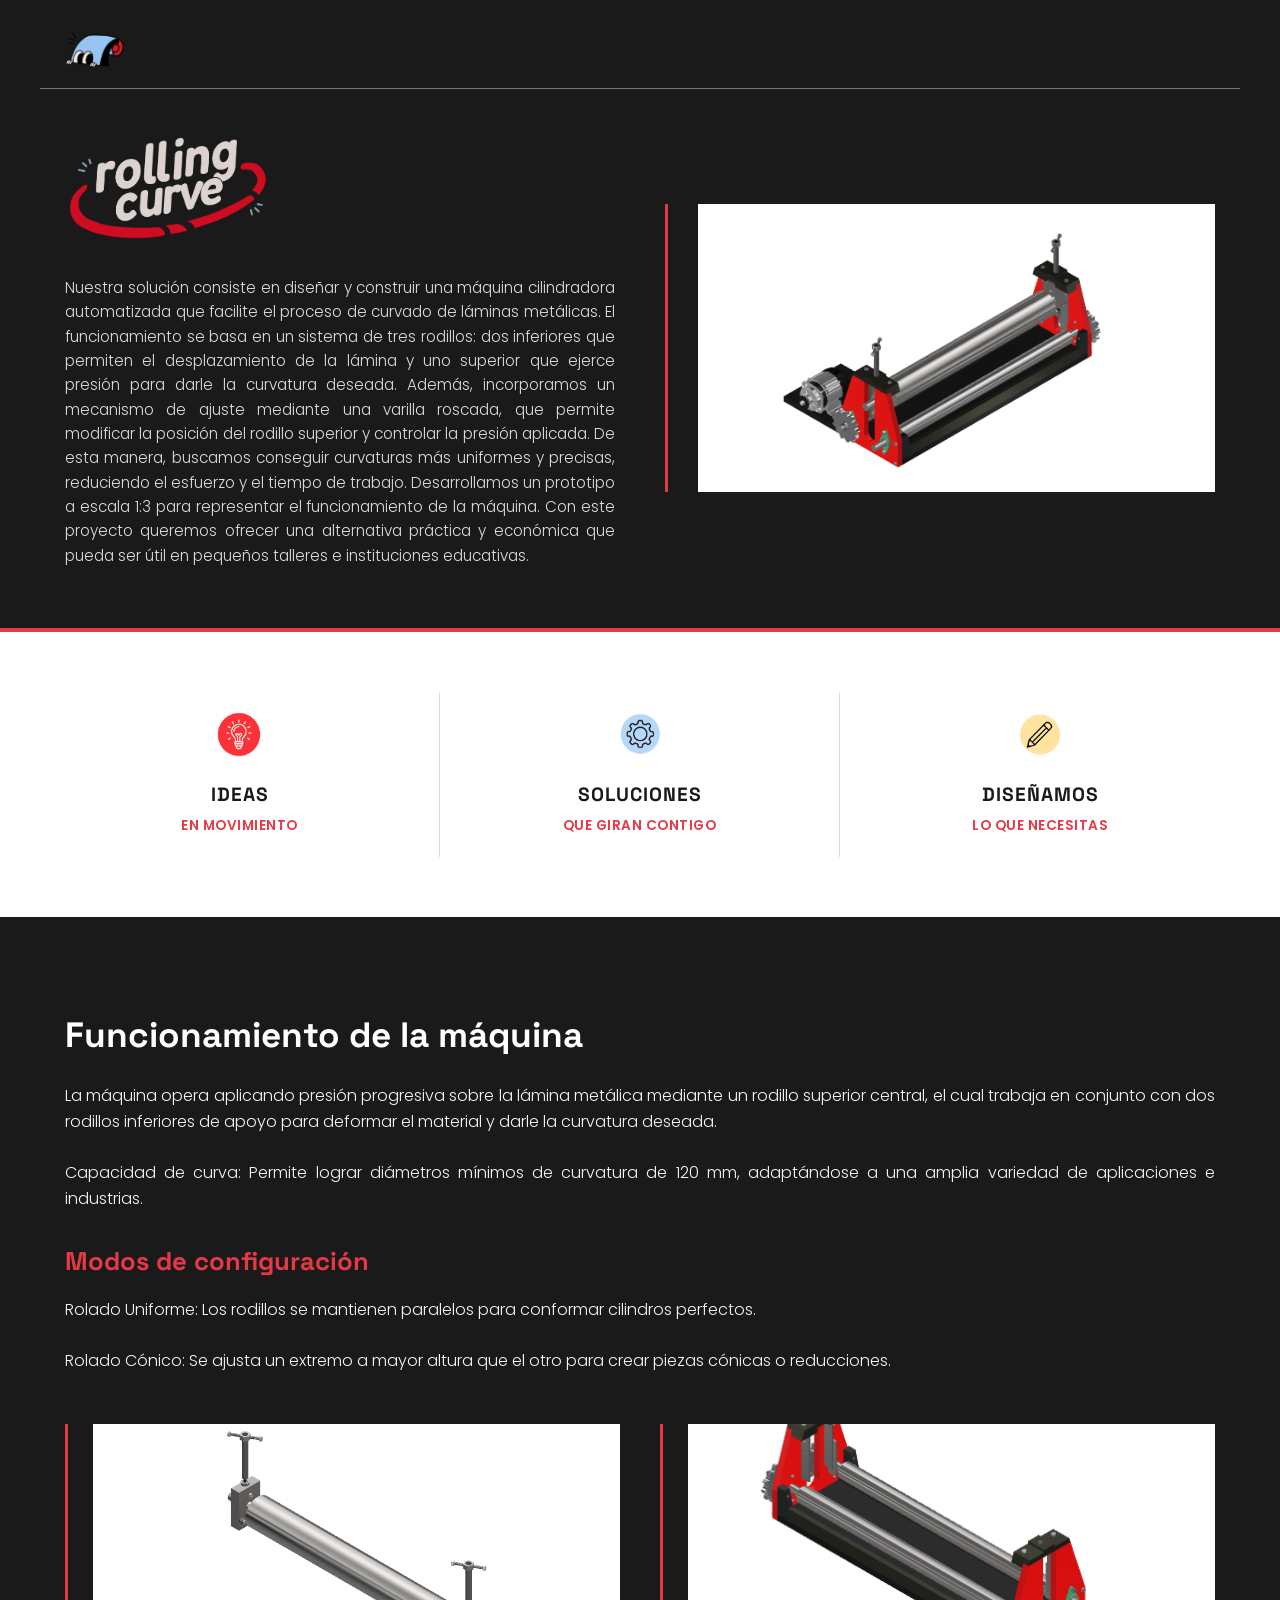
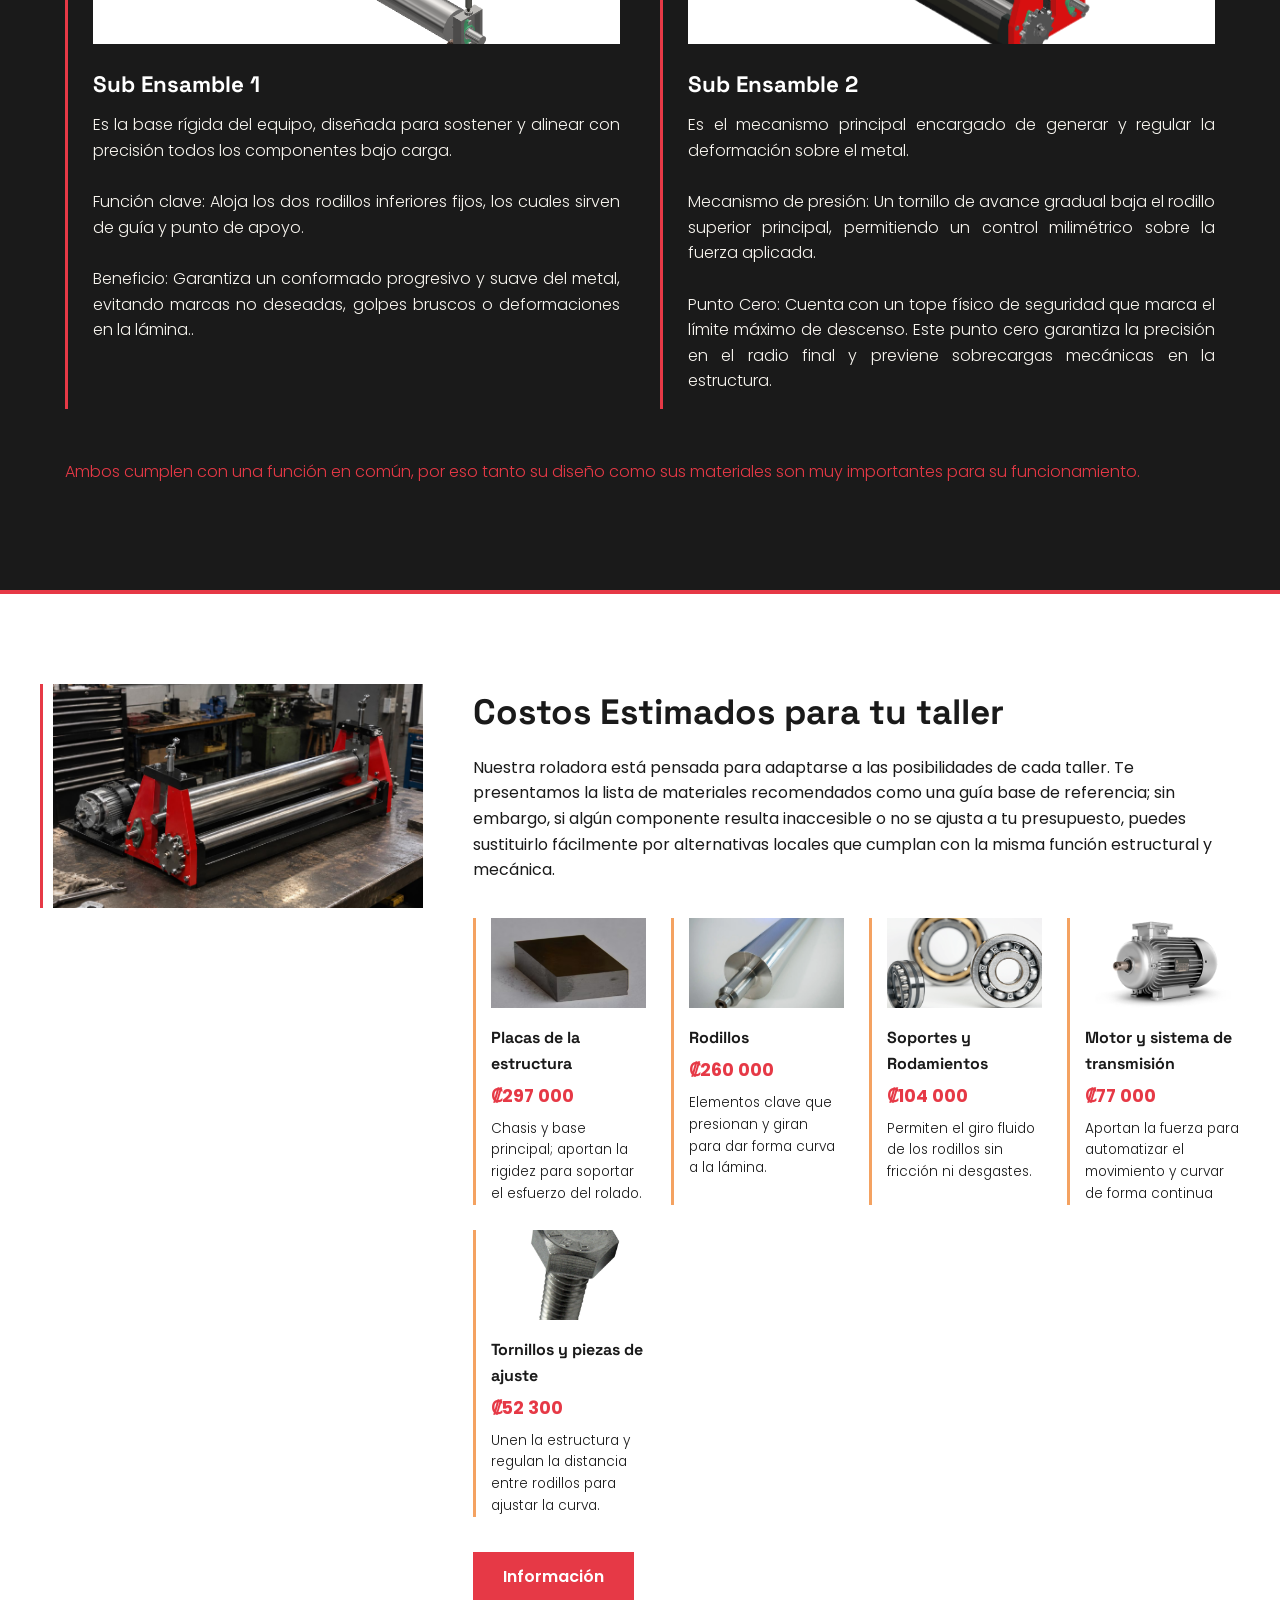
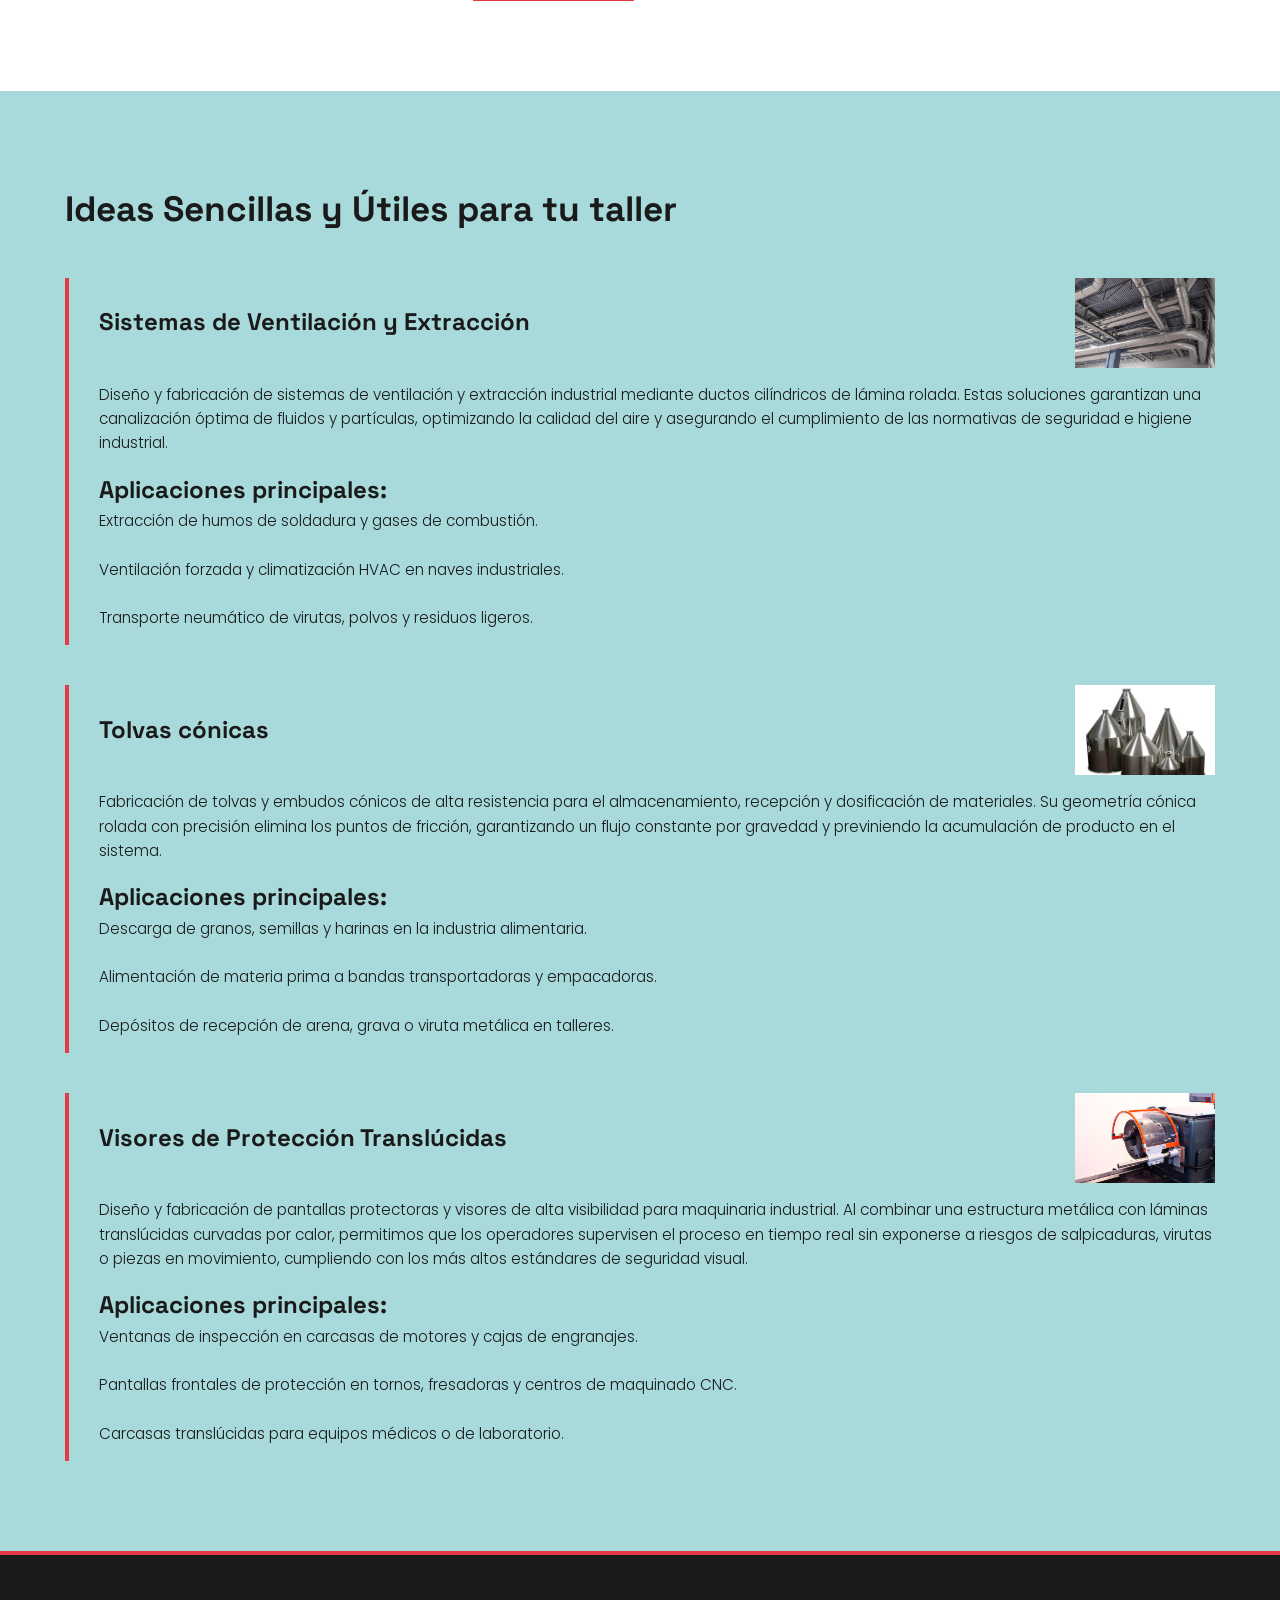
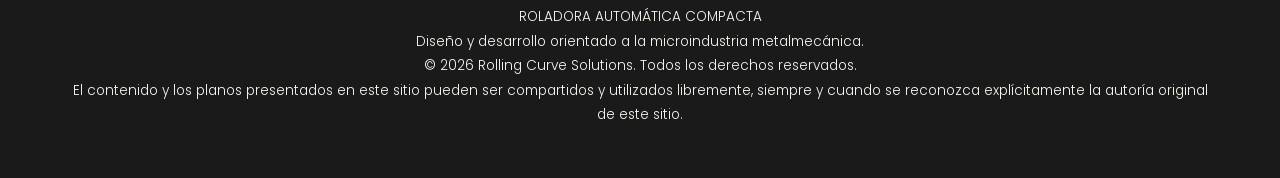
<file: PAGINA IA/index.html>
<!DOCTYPE html>
<html lang="es">
<head>
    <meta charset="UTF-8">
    <meta name="viewport" content="width=device-width, initial-scale=1.0"> 
    <title>Rolling Curve - Inicio</title>

    <link rel="preconnect" href="https://fonts.googleapis.com">
    <link rel="preconnect" href="https://fonts.gstatic.com" crossorigin>
    <link href="https://fonts.googleapis.com/css2?family=Poppins:wght@300;400;500;600;700&family=Space+Grotesk:wght@500;700&display=swap" rel="stylesheet">
    <link rel="stylesheet" href="styles.css" type="text/css">
</head>
<body>

    <header class="header">
        <div class="menu container">
            <div class="logo-btn" id="menu-toggle" style="cursor: pointer;">
                <img class="logo" src="img/mascota-escondida.png" alt="Mascota Rolling Curve">
            </div>

            <nav class="navbar" id="navbar-menu">
                <ul>
                    <li class="li"><a href="index.html">Inicio</a></li>
                    <li class="li"><a href="disenocad.zip" download="disenocad.zip">Planos</a></li>
                    <li class="li"><a href="manualdeuso.html">Manual de Seguridad</a></li>
                    <li class="li"><a href="preguntasfrecuentes.html">Dudas Frecuentes</a></li>
                </ul>
            </nav>
        </div>
        
        <div class="header-content container">
            <div class="header-text">
<h1 class="logo-title">
    <img src="img/logo blanco.png" alt="Rolling Curve Logo">
</h1>
                <p>Nuestra solución consiste en diseñar y construir una máquina cilindradora automatizada que facilite el proceso de curvado de láminas metálicas. El funcionamiento se basa en un sistema de tres rodillos: dos inferiores que permiten el desplazamiento de la lámina y uno superior que ejerce presión para darle la curvatura deseada. Además, incorporamos un mecanismo de ajuste mediante una varilla roscada, que permite modificar la posición del rodillo superior y controlar la presión aplicada. De esta manera, buscamos conseguir curvaturas más uniformes y precisas, reduciendo el esfuerzo y el tiempo de trabajo. Desarrollamos un prototipo a escala 1:3 para representar el funcionamiento de la máquina. Con este proyecto queremos ofrecer una alternativa práctica y económica que pueda ser útil en pequeños talleres e instituciones educativas.</p>
            </div>
            <div class="header-image-wrap">
                <img src="img/cad.completo.png" alt="Máquina CAD">
            </div>
        </div>
    </header>

    <section class="i-s-d container">
        <div class="idea-item">
            <img src="img/ideas.png" class="i" alt="Bombillo">
            <h4>IDEAS</h4>
            <p>EN MOVIMIENTO</p>
        </div>
        <div class="idea-item">
            <img src="img/soluciones.png" class="s" alt="Engranaje">
            <h5>SOLUCIONES</h5>
            <p>QUE GIRAN CONTIGO</p>
        </div>
        <div class="idea-item">
            <img src="img/diseñamos.png" class="d" alt="Lápiz">
            <h6>DISEÑAMOS</h6>
            <p>LO QUE NECESITAS</p>
        </div>
    </section>

    <main class="funcionamiento">
        <div class="funciones-content container">
            <h2>Funcionamiento de la máquina</h2>
            <p>La máquina opera aplicando presión progresiva sobre la lámina metálica mediante un rodillo superior central, el cual trabaja en conjunto con dos rodillos inferiores de apoyo para deformar el material y darle la curvatura deseada.

Capacidad de curva: Permite lograr diámetros mínimos de curvatura de 120 mm, adaptándose a una amplia variedad de aplicaciones e industrias.</p>
            
            <h3 class="section-subtitle">Modos de configuración</h3>
            <p>Rolado Uniforme: Los rodillos se mantienen paralelos para conformar cilindros perfectos.

Rolado Cónico: Se ajusta un extremo a mayor altura que el otro para crear piezas cónicas o reducciones.</p>

            <div class="funciones-group">
                <div class="mecanismo-box">
                    <img src="img/sub1.png" alt="Sub Ensamble 1">
                    <h3>Sub Ensamble 1</h3>
                    <p>Es la base rígida del equipo, diseñada para sostener y alinear con precisión todos los componentes bajo carga.

Función clave: Aloja los dos rodillos inferiores fijos, los cuales sirven de guía y punto de apoyo.

Beneficio: Garantiza un conformado progresivo y suave del metal, evitando marcas no deseadas, golpes bruscos o deformaciones en la lámina..</p>
                </div>
                <div class="mecanismo-box">
                    <img src="img/sub2.png" alt="Sub Ensamble 2">
                    <h3>Sub Ensamble 2</h3>
                    <p>Es el mecanismo principal encargado de generar y regular la deformación sobre el metal.

Mecanismo de presión: Un tornillo de avance gradual baja el rodillo superior principal, permitiendo un control milimétrico sobre la fuerza aplicada.

Punto Cero: Cuenta con un tope físico de seguridad que marca el límite máximo de descenso. Este punto cero garantiza la precisión en el radio final y previene sobrecargas mecánicas en la estructura.</p>
                </div>
            </div>
            <p class="note-center">Ambos cumplen con una función en común, por eso tanto su diseño como sus materiales son muy importantes para su funcionamiento.</p>
        </div>
    </main>

    <section class="encabezado container">
        <div class="materials-layout">
            <img class="materials-img" src="img/materiales.jpeg" alt="Materiales">
            <div class="materials-content">
               <h2>Costos Estimados para tu taller</h2>
               <p>Nuestra roladora está pensada para adaptarse a las posibilidades de cada taller. Te presentamos la lista de materiales recomendados como una guía base de referencia; sin embargo, si algún componente resulta inaccesible o no se ajusta a tu presupuesto, puedes sustituirlo fácilmente por alternativas locales que cumplan con la misma función estructural y mecánica.</p> 

               <div class="materials-grid">
                    <div class="m1">
                        <img src="img/placa.avif" alt="Material 1">
                        <h3>Placas de la estructura</h3>
                        <p class="price">₡297 000</p>
                        <p>Chasis y base principal; aportan la rigidez para soportar el esfuerzo del rolado.</p>
                    </div>
                    <div class="m1">
                        <img src="img/rodillos.webp" alt="Material 2">
                        <h3>Rodillos</h3>
                        <p class="price">₡260 000</p>
                        <p>Elementos clave que presionan y giran para dar forma curva a la lámina.</p>
                    </div>
                    <div class="m1">
                        <img src="img/rodamientos.png" alt="Material 3">
                        <h3>Soportes y Rodamientos</h3>
                        <p class="price">₡104 000</p>
                        <p>Permiten el giro fluido de los rodillos sin fricción ni desgastes.</p>
                    </div>
                    <div class="m1">
                        <img src="img/motor.png" alt="Material 4">
                        <h3>Motor y sistema de transmisión</h3>
                        <p class="price">₡77 000</p>
                        <p>Aportan la fuerza para automatizar el movimiento y curvar de forma continua</p>
                    </div>
                    <div class="m1">
                        <img src="img/tornillo.jpg" alt="Material 5">
                        <h3>Tornillos y piezas de ajuste</h3>
                        <p class="price">₡52 300</p>
                        <p>Unen la estructura y regulan la distancia entre rodillos para ajustar la curva.</p>
                    </div>
               </div>
                <a href="https://acerosespeciales.net/" class="btn-1" target="_blank" rel="noopener noreferrer">Información</a>
            </div>
        </div>
    </section>

    <section class="ideas">
        <div class="container">
            <h2>Ideas Sencillas y Útiles para tu taller</h2>
            <div class="ideas-grid">
                <div class="idea-card">
                    <div class="idea-header-flex">
                        <h3>Sistemas de Ventilación y Extracción</h3>
                        <img src="img/idea1.jpg" alt="Idea 1" class="idea-inline-img">
                    </div>
                    <p>Diseño y fabricación de sistemas de ventilación y extracción industrial mediante ductos cilíndricos de lámina rolada. Estas soluciones garantizan una canalización óptima de fluidos y partículas, optimizando la calidad del aire y asegurando el cumplimiento de las normativas de seguridad e higiene industrial.</p>
                    <h3>Aplicaciones principales:</h3>
                    <p>Extracción de humos de soldadura y gases de combustión.

Ventilación forzada y climatización HVAC en naves industriales.

Transporte neumático de virutas, polvos y residuos ligeros.</p>
                </div>

                <div class="idea-card">
                    <div class="idea-header-flex">
                        <h3>Tolvas cónicas</h3>
                        <img src="img/idea2.avif" alt="Idea 2" class="idea-inline-img">
                    </div>
                    <p>Fabricación de tolvas y embudos cónicos de alta resistencia para el almacenamiento, recepción y dosificación de materiales. Su geometría cónica rolada con precisión elimina los puntos de fricción, garantizando un flujo constante por gravedad y previniendo la acumulación de producto en el sistema.</p>
                    <h3>Aplicaciones principales:</h3>
                    <p>Descarga de granos, semillas y harinas en la industria alimentaria.

Alimentación de materia prima a bandas transportadoras y empacadoras.

Depósitos de recepción de arena, grava o viruta metálica en talleres.</p>
                </div>

                <div class="idea-card">
                    <div class="idea-header-flex">
                        <h3>Visores de Protección Translúcidas</h3>
                        <img src="img/idea3.jpg" alt="Idea 3" class="idea-inline-img">
                    </div>
                    <p>Diseño y fabricación de pantallas protectoras y visores de alta visibilidad para maquinaria industrial. Al combinar una estructura metálica con láminas translúcidas curvadas por calor, permitimos que los operadores supervisen el proceso en tiempo real sin exponerse a riesgos de salpicaduras, virutas o piezas en movimiento, cumpliendo con los más altos estándares de seguridad visual.</p>
                    <h3>Aplicaciones principales:</h3>
                    <p>Ventanas de inspección en carcasas de motores y cajas de engranajes.

Pantallas frontales de protección en tornos, fresadoras y centros de maquinado CNC.

Carcasas translúcidas para equipos médicos o de laboratorio.</p>
                </div>
            </div>
        </div>
    </section>

    <footer class="footer">
        <div class="footer-content container">
            <p>ROLADORA AUTOMÁTICA COMPACTA<br>
            Diseño y desarrollo orientado a la microindustria metalmecánica.<br>
            © 2026 Rolling Curve Solutions. Todos los derechos reservados.<br>
            El contenido y los planos presentados en este sitio pueden ser compartidos y utilizados libremente, siempre y cuando se reconozca explícitamente la autoría original de este sitio.</p>
        </div>
    </footer>

    <script>
        const menuToggle = document.getElementById('menu-toggle');
        const navbarMenu = document.getElementById('navbar-menu');

        menuToggle.addEventListener('click', (e) => {
            e.stopPropagation();
            navbarMenu.classList.toggle('active');
        });

        document.addEventListener('click', (e) => {
            if (!navbarMenu.contains(e.target) && !menuToggle.contains(e.target)) {
                navbarMenu.classList.remove('active');
            }
        });
    </script>
</body>
</html>
</file>
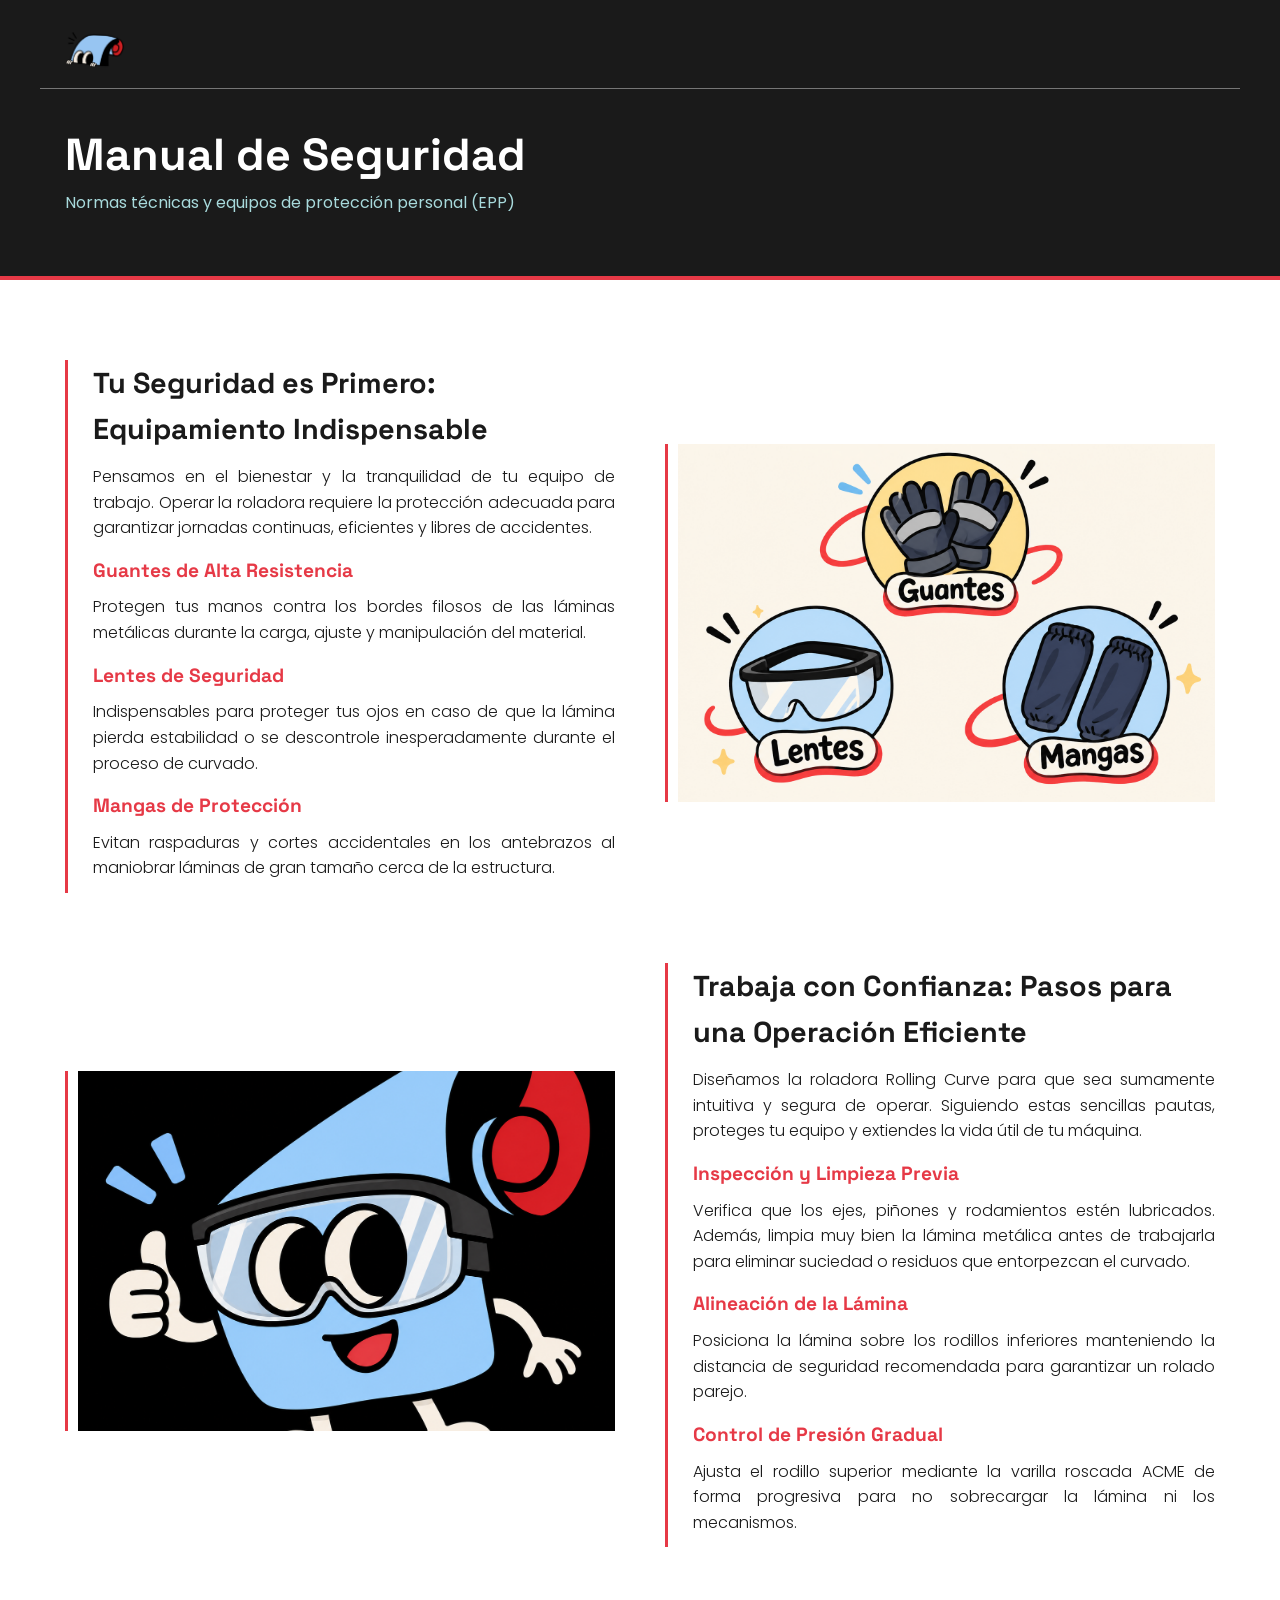
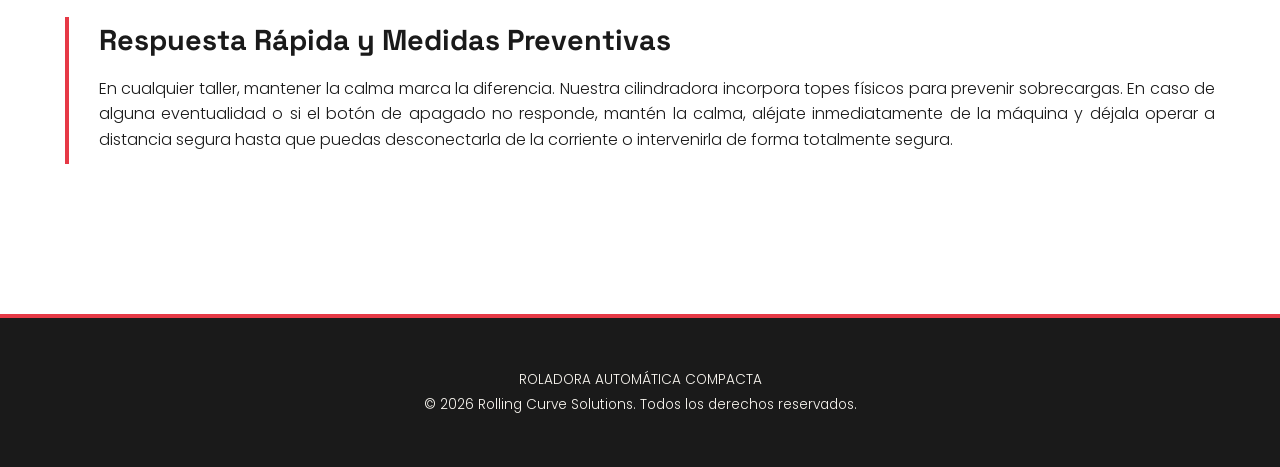
<file: PAGINA IA/manualdeuso.html>
<!DOCTYPE html>
<html lang="es">
<head>
    <meta charset="UTF-8">
    <meta name="viewport" content="width=device-width, initial-scale=1.0"> 
    <title>Manual de Seguridad - Rolling Curve</title>
    <link rel="preconnect" href="https://fonts.googleapis.com">
    <link rel="preconnect" href="https://fonts.gstatic.com" crossorigin>
    <link href="https://fonts.googleapis.com/css2?family=Poppins:wght@300;400;500;600;700&family=Space+Grotesk:wght@500;700&display=swap" rel="stylesheet">
    <link rel="stylesheet" href="styles.css">
</head>
<body>

    <header class="header">
        <div class="menu container">
            <div class="logo-btn" id="menu-toggle">
                <img class="logo" src="img/mascota-escondida.png" alt="Mascota Rolling Curve">
            </div>
            <nav class="navbar" id="navbar-menu">
                <ul>
                    <li class="li"><a href="index.html">Inicio</a></li>
                    <li class="li"><a href="disenocad.zip" download="disenocad.zip">Planos</a></li>
                    <li class="li"><a href="manualdeuso.html">Manual de Seguridad</a></li>
                    <li class="li"><a href="preguntasfrecuentes.html">Dudas Frecuentes</a></li>
                </ul>
            </nav>
        </div>
        
        <div class="container" style="padding-top: 30px;">
            <h1 style="font-family: var(--font-heading); font-size: 2.8rem; color: var(--color-white);">Manual de Seguridad</h1>
            <p style="color: var(--color-baby-blue);">Normas técnicas y equipos de protección personal (EPP)</p>
        </div>
    </header>

    <section class="section-padding section-light">
        <div class="container">
            

            <div class="layout-row-left">
                <div class="dynamic-text-box">
                    <h3>Tu Seguridad es Primero: Equipamiento Indispensable</h3>
                    <p>Pensamos en el bienestar y la tranquilidad de tu equipo de trabajo. Operar la roladora requiere la protección adecuada para garantizar jornadas continuas, eficientes y libres de accidentes.</p>
                    
                    <h4>Guantes de Alta Resistencia</h4>
                    <p>Protegen tus manos contra los bordes filosos de las láminas metálicas durante la carga, ajuste y manipulación del material.</p>
                    
                    <h4>Lentes de Seguridad</h4>
                    <p>Indispensables para proteger tus ojos en caso de que la lámina pierda estabilidad o se descontrole inesperadamente durante el proceso de curvado.</p>
                    
                    <h4>Mangas de Protección</h4>
                    <p>Evitan raspaduras y cortes accidentales en los antebrazos al maniobrar láminas de gran tamaño cerca de la estructura.</p>
                </div>
                <div class="dynamic-img-box">
                    <img src="img/epp.png" alt="Equipo de Protección Personal" class="materials-img" style="max-height:360px;">
                </div>
            </div>

            <!-- Layout B: Imagen a la Izquierda | Texto a la Derecha -->
            <div class="layout-row-right">
                <div class="dynamic-img-box">
                    <img src="img/mascotaseguridad.png" alt="Procedimiento Operativo Seguro" class="materials-img" style="max-height:360px;">
                </div>
                <div class="dynamic-text-box">
                    <h3>Trabaja con Confianza: Pasos para una Operación Eficiente</h3>
                    <p>Diseñamos la roladora Rolling Curve para que sea sumamente intuitiva y segura de operar. Siguiendo estas sencillas pautas, proteges tu equipo y extiendes la vida útil de tu máquina.</p>
                    
                    <h4>Inspección y Limpieza Previa</h4>
                    <p>Verifica que los ejes, piñones y rodamientos estén lubricados. Además, limpia muy bien la lámina metálica antes de trabajarla para eliminar suciedad o residuos que entorpezcan el curvado.</p>

                    <h4>Alineación de la Lámina</h4>
                    <p>Posiciona la lámina sobre los rodillos inferiores manteniendo la distancia de seguridad recomendada para garantizar un rolado parejo.</p>

                    <h4>Control de Presión Gradual</h4>
                    <p>Ajusta el rodillo superior mediante la varilla roscada ACME de forma progresiva para no sobrecargar la lámina ni los mecanismos.</p>
                </div>
            </div>

            <div class="layout-col-stacked">
                <div class="dynamic-text-box" style="border-left:none; padding-left:0;">
                    <h3>Respuesta Rápida y Medidas Preventivas</h3>
                    <p>En cualquier taller, mantener la calma marca la diferencia. Nuestra cilindradora incorpora topes físicos para prevenir sobrecargas. En caso de alguna eventualidad o si el botón de apagado no responde, mantén la calma, aléjate inmediatamente de la máquina y déjala operar a distancia segura hasta que puedas desconectarla de la corriente o intervenirla de forma totalmente segura.</p>
                </div>
            </div>

        </div>
    </section>

    <footer class="footer">
        <div class="footer-content container">
            <p>ROLADORA AUTOMÁTICA COMPACTA<br>
            © 2026 Rolling Curve Solutions. Todos los derechos reservados.</p>
        </div>
    </footer>

    <script>
        const menuToggle = document.getElementById('menu-toggle');
        const navbarMenu = document.getElementById('navbar-menu');
        menuToggle.addEventListener('click', (e) => {
            e.stopPropagation();
            navbarMenu.classList.toggle('active');
        });

        document.addEventListener('click', (e) => {
            if (!navbarMenu.contains(e.target) && !menuToggle.contains(e.target)) {
                navbarMenu.classList.remove('active');
            }
        });
    </script>
</body>
</html>
</file>
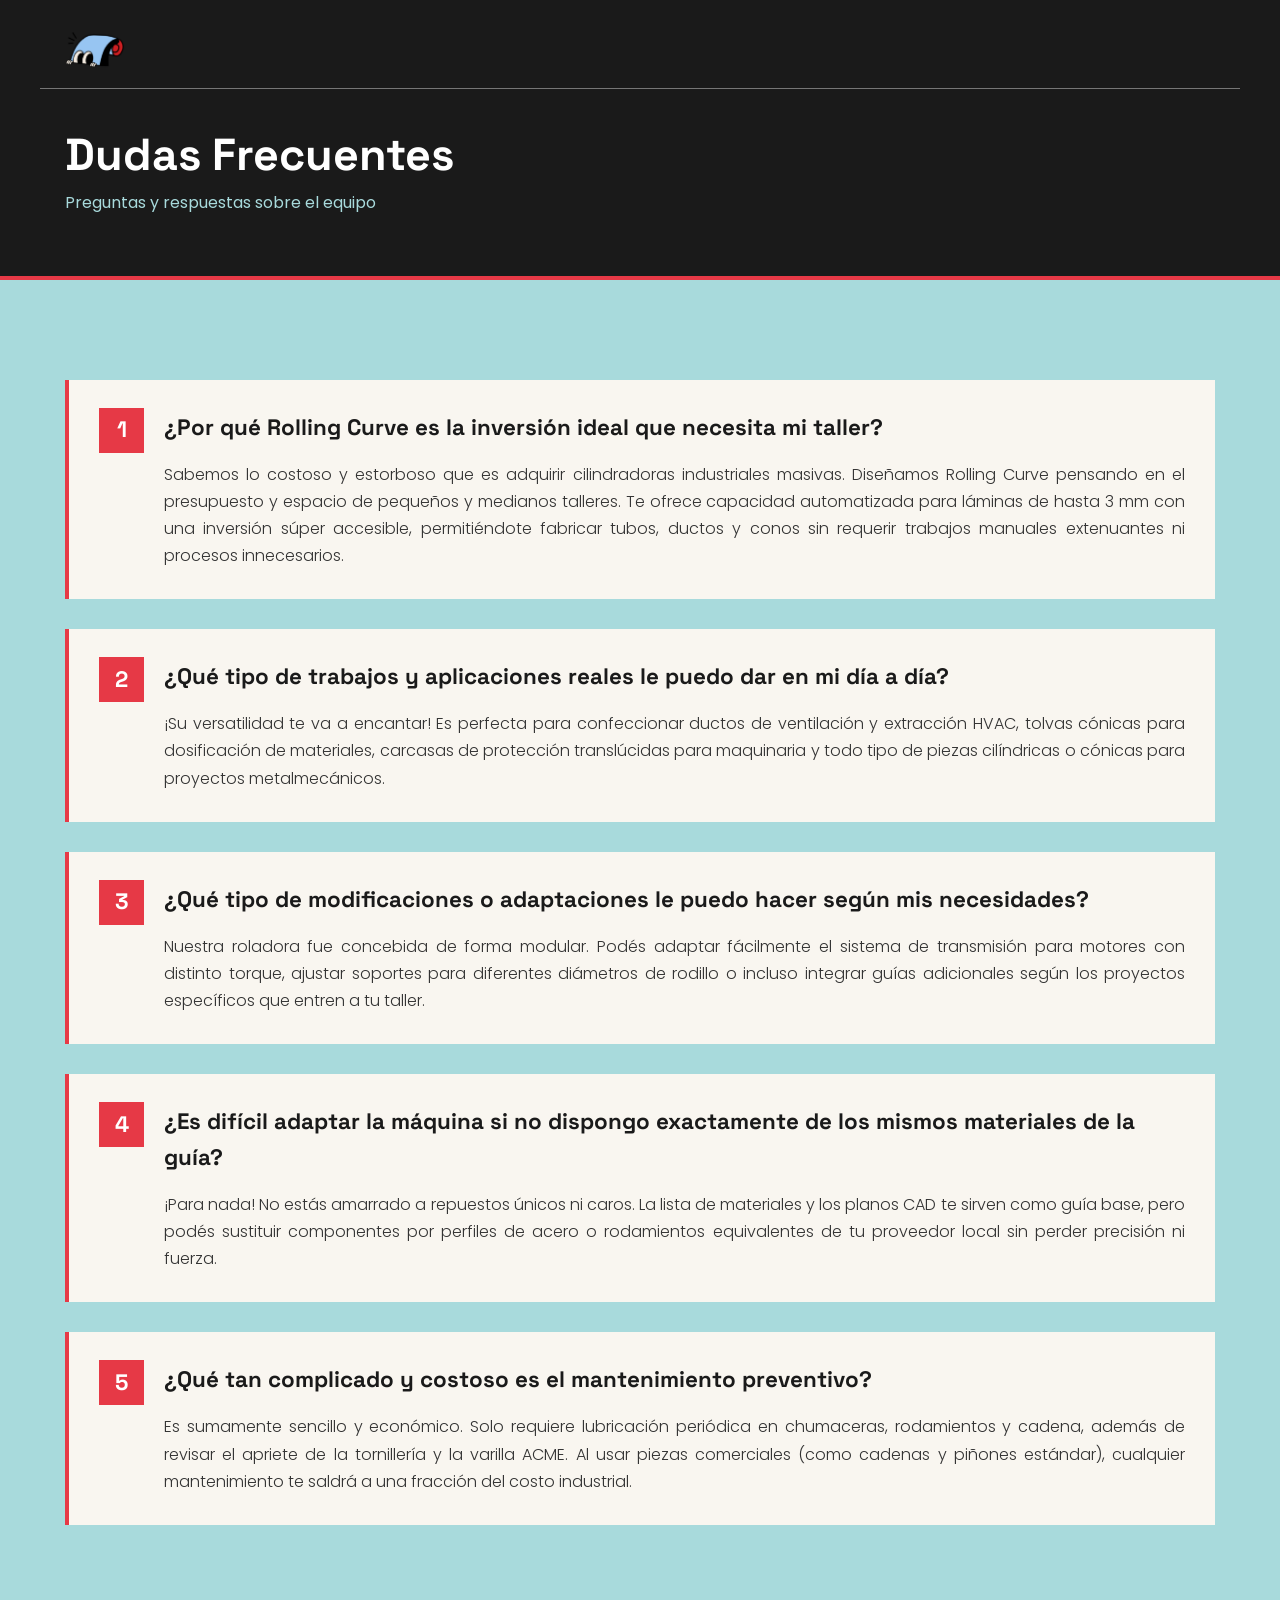
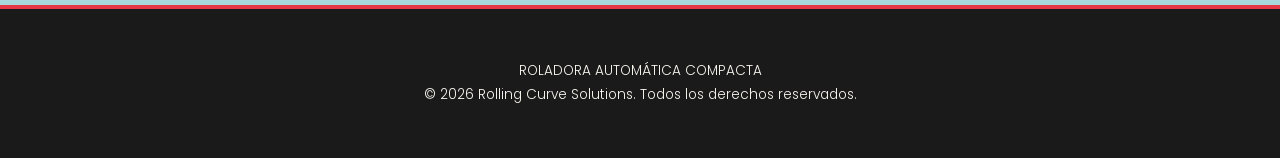
<file: PAGINA IA/preguntasfrecuentes.html>
<!DOCTYPE html>
<html lang="es">
<head>
    <meta charset="UTF-8">
    <meta name="viewport" content="width=device-width, initial-scale=1.0"> 
    <title>Dudas Frecuentes - Rolling Curve</title>
    <link rel="preconnect" href="https://fonts.googleapis.com">
    <link rel="preconnect" href="https://fonts.gstatic.com" crossorigin>
    <link href="https://fonts.googleapis.com/css2?family=Poppins:wght@300;400;500;600;700&family=Space+Grotesk:wght@500;700&display=swap" rel="stylesheet">
    <link rel="stylesheet" href="styles.css">
</head>
<body>

    <header class="header">
        <div class="menu container">
            <div class="logo-btn" id="menu-toggle">
                <img class="logo" src="img/mascota-escondida.png" alt="Mascota Rolling Curve">
            </div>
            <nav class="navbar" id="navbar-menu">
                <ul>
                    <li class="li"><a href="index.html">Inicio</a></li>
                    <li class="li"><a href="disenocad.zip" download="disenocad.zip">Planos</a></li>
                    <li class="li"><a href="manualdeuso.html">Manual de Seguridad</a></li>
                    <li class="li"><a href="preguntasfrecuentes.html">Dudas Frecuentes</a></li>
                </ul>
            </nav>
        </div>
        
        <div class="container" style="padding-top: 30px;">
            <h1 style="font-family: var(--font-heading); font-size: 2.8rem; color: var(--color-white);">Dudas Frecuentes</h1>
            <p style="color: var(--color-baby-blue);">Preguntas y respuestas sobre el equipo</p>
        </div>
    </header>

    <section class="section-padding section-blue">
<div class="container">
    <div class="faq-list">

        <div class="faq-item">
            <h2>1</h2>
            <div class="faq-content">
                <h3>¿Por qué Rolling Curve es la inversión ideal que necesita mi taller?</h3>
                <p>Sabemos lo costoso y estorboso que es adquirir cilindradoras industriales masivas. Diseñamos Rolling Curve pensando en el presupuesto y espacio de pequeños y medianos talleres. Te ofrece capacidad automatizada para láminas de hasta 3 mm con una inversión súper accesible, permitiéndote fabricar tubos, ductos y conos sin requerir trabajos manuales extenuantes ni procesos innecesarios.</p>
            </div>
        </div>

        <div class="faq-item">
            <h2>2</h2>
            <div class="faq-content">
                <h3>¿Qué tipo de trabajos y aplicaciones reales le puedo dar en mi día a día?</h3>
                <p>¡Su versatilidad te va a encantar! Es perfecta para confeccionar ductos de ventilación y extracción HVAC, tolvas cónicas para dosificación de materiales, carcasas de protección translúcidas para maquinaria y todo tipo de piezas cilíndricas o cónicas para proyectos metalmecánicos.</p>
            </div>
        </div>

        <div class="faq-item">
            <h2>3</h2>
            <div class="faq-content">
                <h3>¿Qué tipo de modificaciones o adaptaciones le puedo hacer según mis necesidades?</h3>
                <p>Nuestra roladora fue concebida de forma modular. Podés adaptar fácilmente el sistema de transmisión para motores con distinto torque, ajustar soportes para diferentes diámetros de rodillo o incluso integrar guías adicionales según los proyectos específicos que entren a tu taller.</p>
            </div>
        </div>

        <div class="faq-item">
            <h2>4</h2>
            <div class="faq-content">
                <h3>¿Es difícil adaptar la máquina si no dispongo exactamente de los mismos materiales de la guía?</h3>
                <p>¡Para nada! No estás amarrado a repuestos únicos ni caros. La lista de materiales y los planos CAD te sirven como guía base, pero podés sustituir componentes por perfiles de acero o rodamientos equivalentes de tu proveedor local sin perder precisión ni fuerza.</p>
            </div>
        </div>

        <div class="faq-item">
            <h2>5</h2>
            <div class="faq-content">
                <h3>¿Qué tan complicado y costoso es el mantenimiento preventivo?</h3>
                <p>Es sumamente sencillo y económico. Solo requiere lubricación periódica en chumaceras, rodamientos y cadena, además de revisar el apriete de la tornillería y la varilla ACME. Al usar piezas comerciales (como cadenas y piñones estándar), cualquier mantenimiento te saldrá a una fracción del costo industrial.</p>
            </div>
        </div>

    </div>
</div>
    </section>

    <footer class="footer">
        <div class="footer-content container">
            <p>ROLADORA AUTOMÁTICA COMPACTA<br>
            © 2026 Rolling Curve Solutions. Todos los derechos reservados.</p>
        </div>
    </footer>

    <script>
        const menuToggle = document.getElementById('menu-toggle');
        const navbarMenu = document.getElementById('navbar-menu');
        menuToggle.addEventListener('click', (e) => {
            e.stopPropagation();
            navbarMenu.classList.toggle('active');
        });

        document.addEventListener('click', (e) => {
            if (!navbarMenu.contains(e.target) && !menuToggle.contains(e.target)) {
                navbarMenu.classList.remove('active');
            }
        });
    </script>
</body>
</html>
</file>
<file: PAGINA IA/styles.css>
:root {
    --color-cherry: #e63946;
    --color-baby-blue: #a8dadc;
    --color-mantequilla: #f4a261;
    --color-beige: #f9f6f0;
    --color-dark: #1a1a1a;
    --color-menu-bg: #2a2a2a;
    --color-white: #ffffff;
    --color-border-line: rgba(255, 255, 255, 0.4);
    --font-heading: 'Space Grotesk', sans-serif;
    --font-body: 'Poppins', sans-serif;
}

* {
    margin: 0;
    padding: 0;
    box-sizing: border-box;
    text-decoration: none;
    list-style: none;
    border-radius: 0 !important;
}

body {
    font-family: var(--font-body);
    background-color: var(--color-white);
    color: var(--color-dark);
    line-height: 1.6;
    overflow-x: hidden;
}

.container {
    max-width: 1200px;
    margin: 0 auto;
    padding: 0 25px;
}


.header {
    background-color: var(--color-dark);
    color: var(--color-beige);
    padding: 20px 0 60px 0;
    position: relative;
    border-bottom: 4px solid var(--color-cherry);
}

.menu {
    display: flex;
    align-items: center;
    justify-content: space-between;
    padding-bottom: 20px;
    border-bottom: 1px solid var(--color-border-line);
    position: sticky;
    top: 0;
    background-color: var(--color-dark);
    z-index: 1000;
    padding-top: 10px;
}

.logo-btn {
    display: flex;
    align-items: center;
    gap: 12px;
    cursor: pointer;
    user-select: none;
    transition: transform 0.2s ease;
}

.logo-btn:hover {
    transform: scale(1.05);
}

.logo-btn img.logo {
    width: 60px;
    height: auto;
    display: block;
    pointer-events: none;
}

.navbar {
    display: none;
    position: absolute;
    top: 75px;
    left: 25px;
    background-color: var(--color-menu-bg);
    padding: 20px 30px;
    border-left: 4px solid var(--color-cherry);
    box-shadow: 0 10px 25px rgba(0,0,0,0.5);
    z-index: 1001;
}

.navbar.active {
    display: flex !important;
}

.navbar ul {
    display: flex;
    flex-direction: column;
    gap: 15px;
}

.navbar ul li a {
    color: var(--color-beige);
    font-size: 1rem;
    font-weight: 500;
    transition: color 0.3s ease;
}

.navbar ul li a:hover {
    color: var(--color-cherry);
}

.header-content {
    display: grid;
    grid-template-columns: 1fr 1fr;
    gap: 50px;
    align-items: center;
    margin-top: 40px;
}

.header-text h1 {
    font-family: var(--font-heading);
    font-size: 3.5rem;
    line-height: 1.1;
    color: var(--color-white);
    margin-bottom: 20px;
    letter-spacing: -1px;
}

.header-text p {
    font-size: 0.95rem;
    color: rgba(255, 255, 255, 0.85);
    font-weight: 300;
    text-align: justify;
}

.header-image-wrap {
    position: relative;
    border-left: 3px solid var(--color-cherry);
    padding-left: 30px;
}

.header-image-wrap img {
    width: 100%;
    display: block;
    object-fit: cover;
}

.logo-title {
    display: inline-block;
    margin: 0 0 20px 0;
}

.logo-title img {
    height: 120px; 
    width: auto;
    display: block;
    object-fit: contain;
}


@media (max-width: 768px) {
    .logo-title img {
        height: 80px; 
    }
}

.i-s-d {
    display: grid;
    grid-template-columns: repeat(3, 1fr);
    gap: 0;
    padding: 60px 0;
    background-color: var(--color-white);
}

.idea-item {
    padding: 20px 40px;
    text-align: center;
    border-right: 1px solid rgba(26, 26, 26, 0.15);
}

.idea-item:last-child {
    border-right: none;
}

.idea-item img {
    width: 45px;
    height: 45px;
    margin-bottom: 15px;
    object-fit: contain;
}

.idea-item h4, .idea-item h5, .idea-item h6 {
    font-family: var(--font-heading);
    font-size: 1.2rem;
    font-weight: 700;
    letter-spacing: 1px;
    color: var(--color-dark);
    margin-bottom: 5px;
}

.idea-item p {
    font-size: 0.85rem;
    color: var(--color-cherry);
    font-weight: 600;
    text-transform: uppercase;
    letter-spacing: 0.5px;
}


.funcionamiento {
    background-color: var(--color-dark);
    color: var(--color-beige);
    padding: 90px 0;
    border-bottom: 4px solid var(--color-cherry);
}

.funciones-content h2 {
    font-family: var(--font-heading);
    font-size: 2.2rem;
    margin-bottom: 20px;
    color: var(--color-white);
}

.section-subtitle {
    font-family: var(--font-heading);
    font-size: 1.6rem;
    color: var(--color-cherry);
    margin: 30px 0 15px 0;
}

.funciones-content p {
    margin-bottom: 15px;
    text-align: justify;
    white-space: pre-line;
    font-weight: 300;
}

.funciones-group {
    display: grid;
    grid-template-columns: 1fr 1fr;
    gap: 40px;
    margin: 50px 0;
}

.mecanismo-box {
    border-left: 3px solid var(--color-cherry);
    padding-left: 25px;
}

.mecanismo-box img {
    width: 100%;
    max-height: 220px;
    object-fit: cover;
    margin-bottom: 15px;
}

.mecanismo-box h3 {
    font-family: var(--font-heading);
    font-size: 1.4rem;
    color: var(--color-white);
    margin-bottom: 10px;
}

.note-center {
    text-align: center;
    color: var(--color-cherry);
    font-weight: 500;
    margin-top: 30px;
}


.encabezado {
    padding: 90px 0;
    background-color: var(--color-white);
}

.materials-layout {
    display: grid;
    grid-template-columns: 1fr 2fr;
    gap: 50px;
    align-items: start;
}

.materials-img {
    width: 100%;
    max-height: 250px;
    object-fit: cover;
    border-left: 3px solid var(--color-cherry);
    padding-left: 10px;
}

.materials-content h2 {
    font-family: var(--font-heading);
    font-size: 2.2rem;
    color: var(--color-dark);
    margin-bottom: 15px;
}

.materials-grid {
    display: grid;
    grid-template-columns: repeat(auto-fit, minmax(160px, 1fr));
    gap: 25px;
    margin: 35px 0;
}

.m1 {
    border-left: 3px solid var(--color-mantequilla);
    padding-left: 15px;
}

.m1 img {
    width: 100%;
    height: 90px;
    object-fit: cover;
    margin-bottom: 10px;
}

.m1 h3 {
    font-size: 1rem;
    font-family: var(--font-heading);
    margin-bottom: 5px;
}

.m1 .price {
    font-weight: 700;
    color: var(--color-cherry);
    margin-bottom: 8px;
    font-size: 1.1rem;
}

.m1 p {
    font-size: 0.85rem;
    font-weight: 300;
}

.btn-1 {
    display: inline-block;
    padding: 12px 30px;
    background-color: var(--color-cherry);
    color: var(--color-white);
    font-weight: 600;
    text-decoration: none; 
    cursor: pointer;     
    transition: background-color 0.3s ease; 
}

.btn-1:hover {
    background-color: var(--color-dark);
}


.ideas {
    padding: 90px 0;
    background-color: var(--color-baby-blue);
    color: var(--color-dark);
}

.ideas h2 {
    font-family: var(--font-heading);
    font-size: 2.2rem;
    margin-bottom: 40px;
}

.ideas-grid {
    display: flex;
    flex-direction: column;
    gap: 40px;
}

.idea-card {
    border-left: 4px solid var(--color-cherry);
    padding-left: 30px;
}

.idea-header-flex {
    display: flex;
    align-items: center;
    justify-content: space-between;
    gap: 20px;
    margin-bottom: 15px;
}

.idea-card h3 {
    font-family: var(--font-heading);
    font-size: 1.5rem;
    color: var(--color-dark);
}

.idea-inline-img {
    width: 140px;
    height: 90px;
    object-fit: cover;
    flex-shrink: 0;
}

.idea-card p {
    font-size: 0.95rem;
    margin-bottom: 15px;
    white-space: pre-line;
    font-weight: 300;
}


.section-padding {
    padding: 80px 0;
}

.section-light {
    background-color: var(--color-white);
    color: var(--color-dark);
}

.section-blue {
    background-color: var(--color-baby-blue);
    color: var(--color-dark);
}

.layout-row-left {
    display: grid;
    grid-template-columns: 1fr 1fr;
    gap: 50px;
    align-items: center;
    margin-bottom: 70px;
}

.layout-row-right {
    display: grid;
    grid-template-columns: 1fr 1fr;
    gap: 50px;
    align-items: center;
    margin-bottom: 70px;
}

.layout-row-right .dynamic-img-box {
    order: 1;
}

.layout-row-right .dynamic-text-box {
    order: 2;
}

.layout-col-stacked {
    display: flex;
    flex-direction: column;
    gap: 25px;
    margin-bottom: 70px;
    border-left: 4px solid var(--color-cherry);
    padding-left: 30px;
}

.layout-col-stacked .stacked-img {
    width: 100%;
    max-height: 350px;
    object-fit: cover;
    border-left: 3px solid var(--color-dark);
}

.dynamic-text-box {
    border-left: 3px solid var(--color-cherry);
    padding-left: 25px;
}

.dynamic-text-box h3 {
    font-family: var(--font-heading);
    font-size: 1.8rem;
    margin-bottom: 12px;
}

.dynamic-text-box h4 {
    font-family: var(--font-heading);
    font-size: 1.2rem;
    color: var(--color-cherry);
    margin: 15px 0 8px 0;
}

.dynamic-text-box p {
    font-weight: 300;
    margin-bottom: 12px;
    text-align: justify;
}

.faq-list {
    display: flex;
    flex-direction: column;
    gap: 30px;
    margin-top: 20px;
}

.faq-item {
    border-left: 4px solid var(--color-cherry);
    background-color: var(--color-beige);
    padding: 30px;
    display: flex;
    align-items: flex-start;
    gap: 20px;
}


.faq-item h2 {
    display: inline-flex;
    align-items: center;
    justify-content: center;
    min-width: 45px;
    height: 45px;
    background-color: var(--color-cherry);
    color: var(--color-white);
    font-family: var(--font-heading);
    font-size: 1.4rem;
    font-weight: 700;
    flex-shrink: 0;
    margin-top: -2px;
}


.faq-content {
    flex-grow: 1;
}

.faq-item h3 {
    font-family: var(--font-heading);
    font-size: 1.4rem;
    color: var(--color-dark);
    margin-bottom: 15px;
}

.faq-item p {
    font-weight: 300;
    color: #333;
    text-align: justify;
    line-height: 1.7;
}

.footer {
    background-color: var(--color-dark);
    color: var(--color-beige);
    padding: 50px 0;
    border-top: 4px solid var(--color-cherry);
    text-align: center;
}

.footer-content p {
    font-size: 0.85rem;
    line-height: 1.8;
    font-weight: 300;
}



@media (max-width: 992px) {
    .header-text h1 {
        font-size: 2.8rem;
    }

    .layout-row-left,
    .layout-row-right {
        gap: 30px;
    }
}

@media (max-width: 768px) {
    .header-content, 
    .materials-layout, 
    .funciones-group, 
    .i-s-d,
    .layout-row-left,
    .layout-row-right {
        grid-template-columns: 1fr;
    }

    .header-text h1 {
        font-size: 2.2rem;
    }

    .layout-row-right .dynamic-img-box {
        order: 2;
    }

    .layout-row-right .dynamic-text-box {
        order: 1;
    }

    .idea-item {
        border-right: none;
        border-bottom: 1px solid rgba(26, 26, 26, 0.15);
        padding: 20px 0;
    }

    .idea-header-flex {
        flex-direction: column;
        align-items: flex-start;
    }

    .idea-inline-img {
        width: 100%;
        height: 140px;
    }

    .materials-grid {
        grid-template-columns: repeat(auto-fit, minmax(140px, 1fr));
    }
}

@media (max-width: 480px) {
    .container {
        padding: 0 15px;
    }

    .header-text h1 {
        font-size: 1.8rem;
    }

    .funciones-content h2,
    .materials-content h2,
    .ideas h2 {
        font-size: 1.7rem;
    }

    .faq-item {
        padding: 20px 15px;
    }

    .faq-item h3 {
        font-size: 1.1rem;
    }
}
</file>
